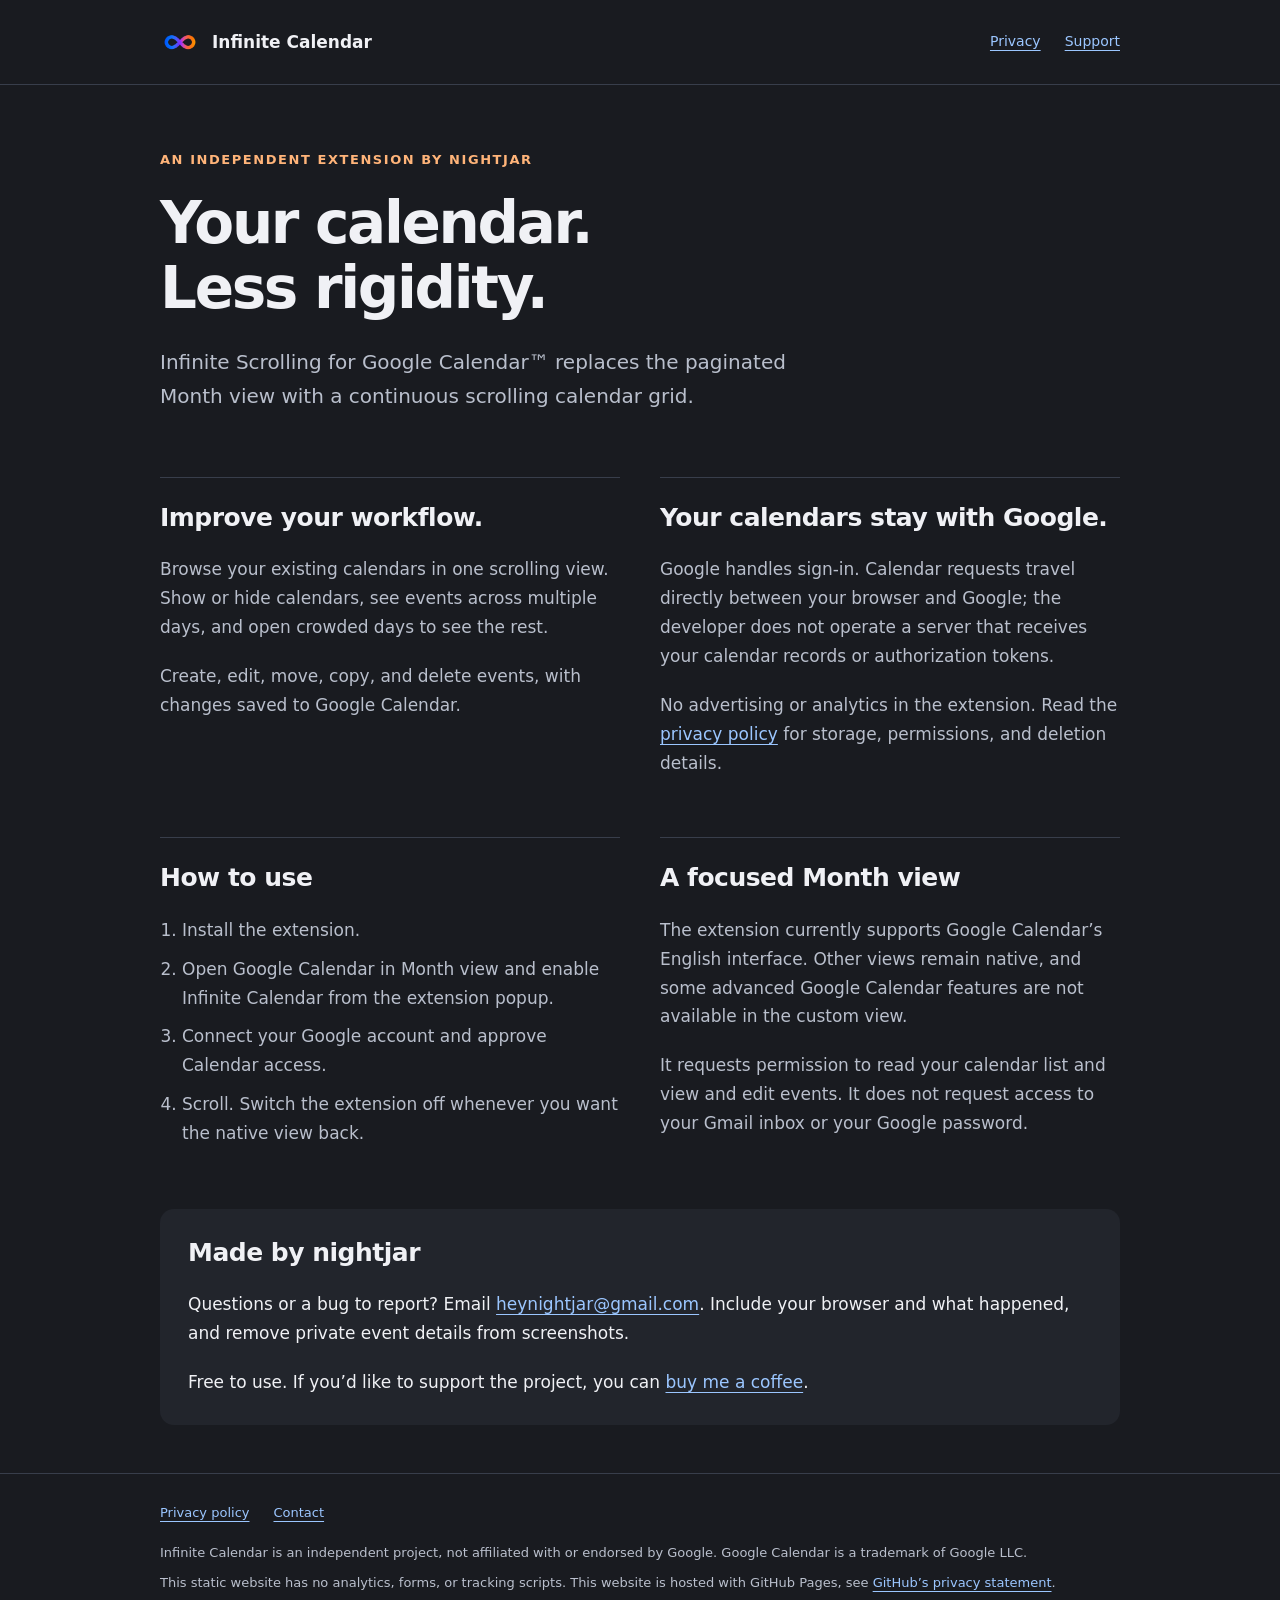
<file: index.html>
<!doctype html>
<html lang="en">
<head>
<meta charset="utf-8"><meta name="viewport" content="width=device-width, initial-scale=1">
<title>Infinite Calendar Extension</title>
<meta name="description" content="A continuous scrolling Month view for Google Calendar. An independent browser extension by nightjar.">
<link rel="icon" href="assets/icon.png"><link rel="stylesheet" href="styles.css">
</head>
<body>
<a class="skip" href="#main">Skip to content</a>
<header><div class="wrap"><a class="brand" href="index.html"><img src="assets/icon.png" alt="" width="40" height="40">Infinite Calendar</a><nav aria-label="Main navigation"><a href="privacy.html">Privacy</a><a href="#support">Support</a></nav></div></header>
<main id="main" class="wrap">
<p class="eyebrow">An independent extension by nightjar</p>
<h1>Your calendar.<br>Less rigidity.</h1>
<p class="intro">Infinite Scrolling for Google Calendar™ replaces the paginated Month view with a continuous scrolling calendar grid.</p>
<div class="sections">
<section><h2>Improve your workflow.</h2><p>Browse your existing calendars in one scrolling view. Show or hide calendars, see events across multiple days, and open crowded days to see the rest.</p><p>Create, edit, move, copy, and delete events, with changes saved to Google Calendar.</p></section>
<section><h2>Your calendars stay with Google.</h2><p>Google handles sign-in. Calendar requests travel directly between your browser and Google; the developer does not operate a server that receives your calendar records or authorization tokens.</p><p>No advertising or analytics in the extension. Read the <a href="privacy.html">privacy policy</a> for storage, permissions, and deletion details.</p></section>
<section><h2>How to use</h2><ol><li>Install the extension.</li><li>Open Google Calendar in Month view and enable Infinite Calendar from the extension popup.</li><li>Connect your Google account and approve Calendar access.</li><li>Scroll. Switch the extension off whenever you want the native view back.</li></ol></section>
<section><h2>A focused Month view</h2><p>The extension currently supports Google Calendar’s English interface. Other views remain native, and some advanced Google Calendar features are not available in the custom view.</p><p>It requests permission to read your calendar list and view and edit events. It does not request access to your Gmail inbox or your Google password.</p></section>
</div>
<section class="support" id="support"><h2>Made by nightjar</h2><p>Questions or a bug to report? Email <a href="mailto:heynightjar@gmail.com">heynightjar@gmail.com</a>. Include your browser and what happened, and remove private event details from screenshots.</p><p>Free to use. If you’d like to support the project, you can <a href="https://buymeacoffee.com/nightjar" rel="noreferrer">buy me a coffee</a>.</p></section>
</main>
<footer><div class="wrap"><div class="footer-links"><a href="privacy.html">Privacy policy</a><a href="mailto:heynightjar@gmail.com">Contact</a></div><p>Infinite Calendar is an independent project, not affiliated with or endorsed by Google. Google Calendar is a trademark of Google LLC.</p><p>This static website has no analytics, forms, or tracking scripts. This website is hosted with GitHub Pages, see <a href="https://docs.github.com/en/site-policy/privacy-policies/github-general-privacy-statement">GitHub’s privacy statement</a>.</p></div></footer>
</body></html>
</file>
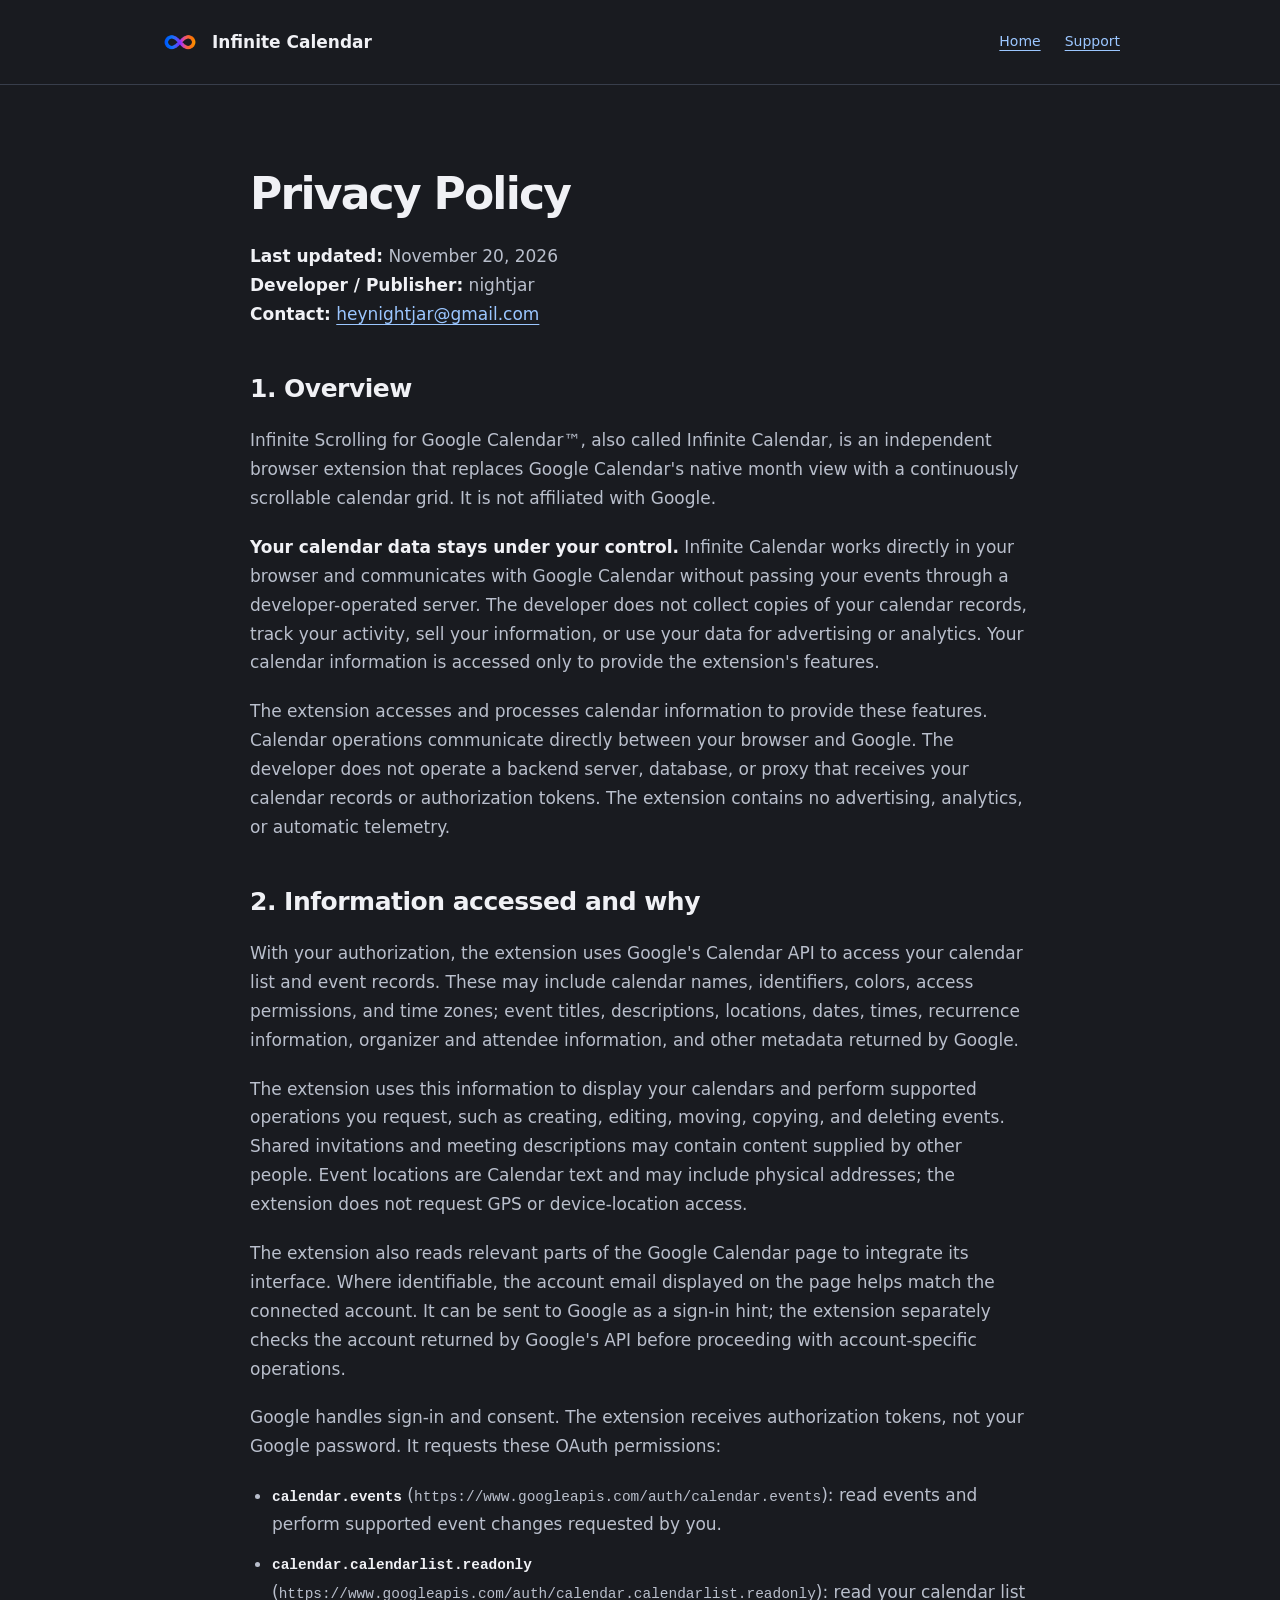
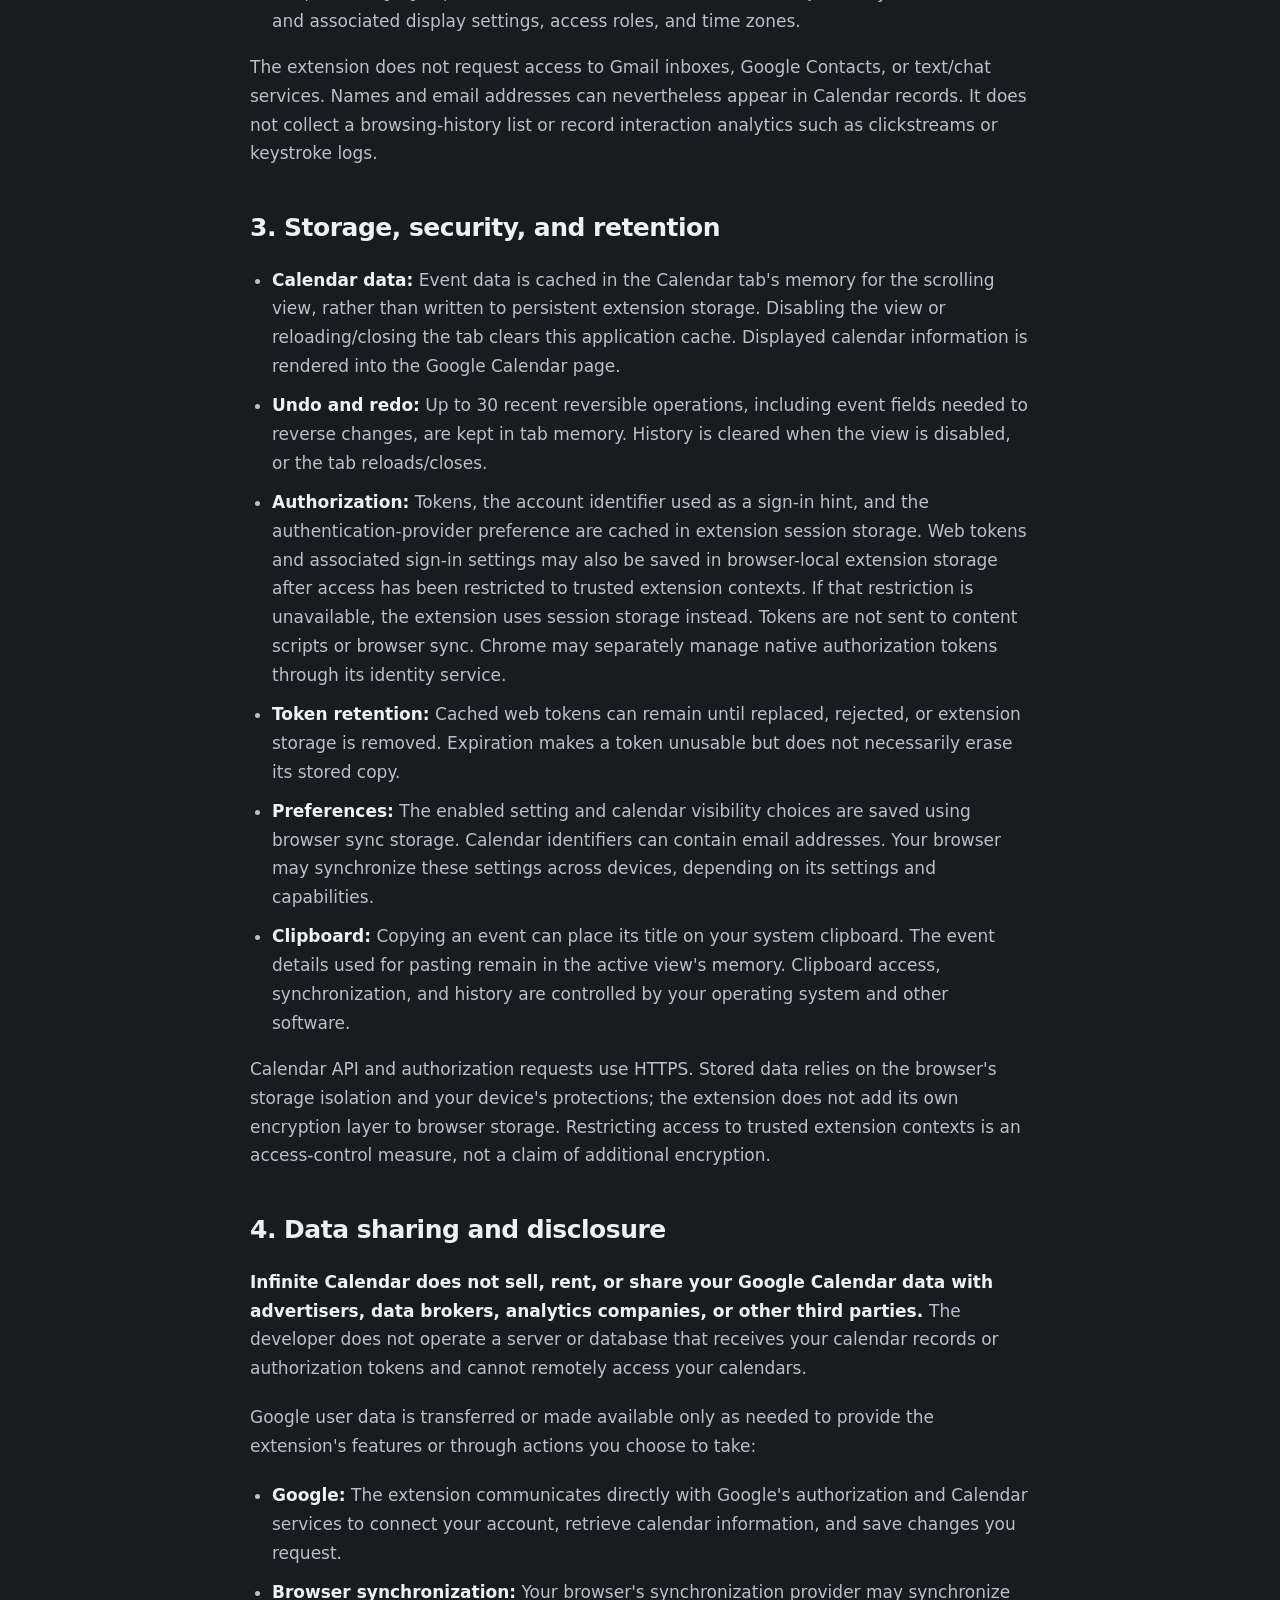
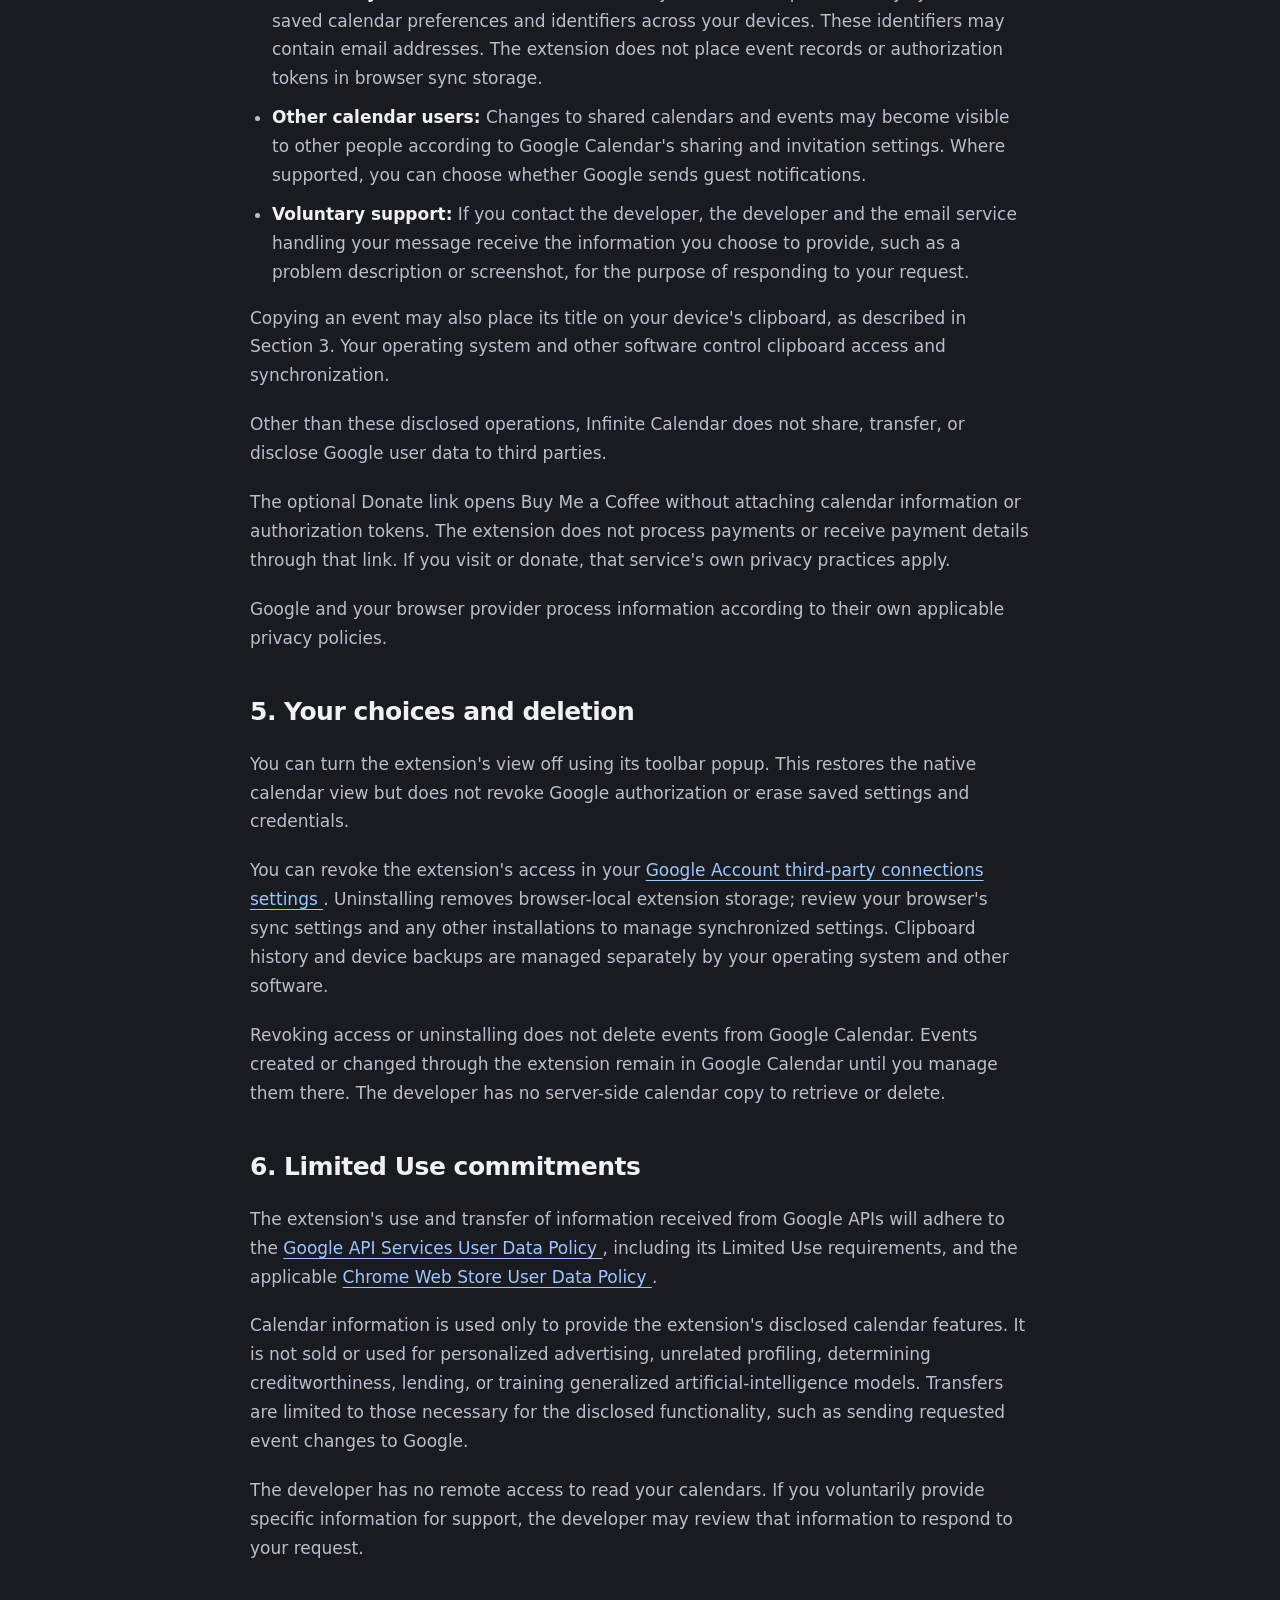
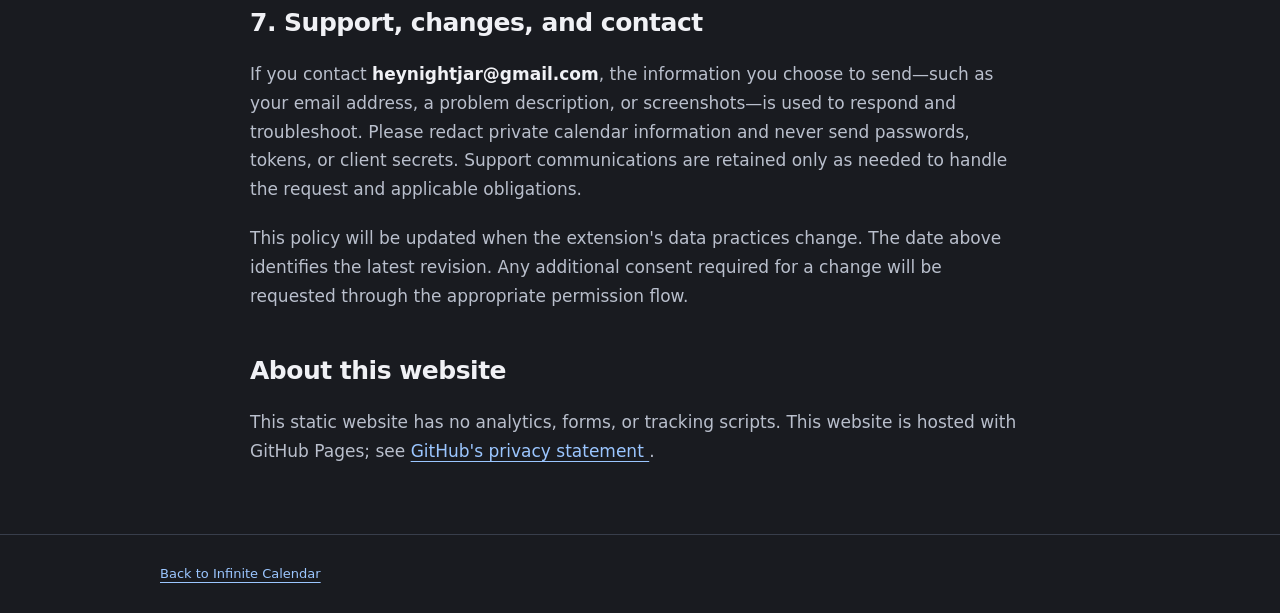
<file: privacy.html>
<!doctype html>
<html lang="en">
<head>
  <meta charset="utf-8">
  <meta name="viewport" content="width=device-width, initial-scale=1">
  <title>Privacy Policy — Infinite Calendar</title>
  <meta name="description" content="How Infinite Calendar accesses, uses, stores, and shares Google Calendar information.">
  <link rel="icon" href="assets/icon.png">
  <link rel="stylesheet" href="styles.css">
</head>
<body>
  <a class="skip" href="#main">Skip to content</a>

  <header>
    <div class="wrap">
      <a class="brand" href="index.html">
        <img src="assets/icon.png" alt="" width="40" height="40">
        Infinite Calendar
      </a>
      <nav aria-label="Main navigation">
        <a href="index.html">Home</a>
        <a href="mailto:heynightjar@gmail.com">Support</a>
      </nav>
    </div>
  </header>

  <main id="main" class="wrap policy">
    <h1>Privacy Policy</h1>

    <p>
      <strong>Last updated:</strong> November 20, 2026<br>
      <strong>Developer / Publisher:</strong> nightjar<br>
      <strong>Contact:</strong>
      <a href="mailto:heynightjar@gmail.com">heynightjar@gmail.com</a>
    </p>

    <h2>1. Overview</h2>

    <p>
      Infinite Scrolling for Google Calendar™, also called Infinite Calendar,
      is an independent browser extension that replaces Google Calendar's
      native month view with a continuously scrollable calendar grid.
      It is not affiliated with Google.
    </p>

    <p>
      <strong>Your calendar data stays under your control.</strong>
      Infinite Calendar works directly in your browser and communicates
      with Google Calendar without passing your events through a
      developer-operated server. The developer does not collect copies
      of your calendar records, track your activity, sell your information,
      or use your data for advertising or analytics. Your calendar
      information is accessed only to provide the extension's features.
    </p>

    <p>
      The extension accesses and processes calendar information to provide
      these features. Calendar operations communicate directly between
      your browser and Google. The developer does not operate a backend
      server, database, or proxy that receives your calendar records or
      authorization tokens. The extension contains no advertising,
      analytics, or automatic telemetry.
    </p>

    <h2>2. Information accessed and why</h2>

    <p>
      With your authorization, the extension uses Google's Calendar API
      to access your calendar list and event records. These may include
      calendar names, identifiers, colors, access permissions, and time
      zones; event titles, descriptions, locations, dates, times,
      recurrence information, organizer and attendee information, and
      other metadata returned by Google.
    </p>

    <p>
      The extension uses this information to display your calendars and
      perform supported operations you request, such as creating,
      editing, moving, copying, and deleting events. Shared invitations
      and meeting descriptions may contain content supplied by other
      people. Event locations are Calendar text and may include physical
      addresses; the extension does not request GPS or device-location
      access.
    </p>

    <p>
      The extension also reads relevant parts of the Google Calendar page
      to integrate its interface. Where identifiable, the account email
      displayed on the page helps match the connected account. It can
      be sent to Google as a sign-in hint; the extension separately checks
      the account returned by Google's API before proceeding with
      account-specific operations.
    </p>

    <p>
      Google handles sign-in and consent. The extension receives
      authorization tokens, not your Google password. It requests
      these OAuth permissions:
    </p>

    <ul>
      <li>
        <strong><code>calendar.events</code></strong>
        (<code>https://www.googleapis.com/auth/calendar.events</code>):
        read events and perform supported event changes requested by you.
      </li>
      <li>
        <strong><code>calendar.calendarlist.readonly</code></strong>
        (<code>https://www.googleapis.com/auth/calendar.calendarlist.readonly</code>):
        read your calendar list and associated display settings, access
        roles, and time zones.
      </li>
    </ul>

    <p>
      The extension does not request access to Gmail inboxes, Google
      Contacts, or text/chat services. Names and email addresses can
      nevertheless appear in Calendar records. It does not collect a
      browsing-history list or record interaction analytics such as
      clickstreams or keystroke logs.
    </p>

    <h2>3. Storage, security, and retention</h2>

    <ul>
      <li>
        <strong>Calendar data:</strong>
        Event data is cached in the Calendar tab's memory for the
        scrolling view, rather than written to persistent extension
        storage. Disabling the view or reloading/closing the tab clears
        this application cache. Displayed calendar information is
        rendered into the Google Calendar page.
      </li>

      <li>
        <strong>Undo and redo:</strong>
        Up to 30 recent reversible operations, including event fields
        needed to reverse changes, are kept in tab memory. History is
        cleared when the view is disabled, or the tab reloads/closes.
      </li>

      <li>
        <strong>Authorization:</strong>
        Tokens, the account identifier used as a sign-in hint, and
        the authentication-provider preference are cached in extension
        session storage. Web tokens and associated sign-in settings
        may also be saved in browser-local extension storage after
        access has been restricted to trusted extension contexts.
        If that restriction is unavailable, the extension uses
        session storage instead. Tokens are not sent to content
        scripts or browser sync. Chrome may separately manage native
        authorization tokens through its identity service.
      </li>

      <li>
        <strong>Token retention:</strong>
        Cached web tokens can remain until replaced, rejected, or
        extension storage is removed. Expiration makes a token unusable
        but does not necessarily erase its stored copy.
      </li>

      <li>
        <strong>Preferences:</strong>
        The enabled setting and calendar visibility choices are saved
        using browser sync storage. Calendar identifiers can contain
        email addresses. Your browser may synchronize these settings
        across devices, depending on its settings and capabilities.
      </li>

      <li>
        <strong>Clipboard:</strong>
        Copying an event can place its title on your system clipboard.
        The event details used for pasting remain in the active view's
        memory. Clipboard access, synchronization, and history are
        controlled by your operating system and other software.
      </li>
    </ul>

    <p>
      Calendar API and authorization requests use HTTPS. Stored data
      relies on the browser's storage isolation and your device's
      protections; the extension does not add its own encryption layer
      to browser storage. Restricting access to trusted extension
      contexts is an access-control measure, not a claim of additional
      encryption.
    </p>

    <h2>4. Data sharing and disclosure</h2>

    <p>
      <strong>
        Infinite Calendar does not sell, rent, or share your Google
        Calendar data with advertisers, data brokers, analytics
        companies, or other third parties.
      </strong>
      The developer does not operate a server or database that receives
      your calendar records or authorization tokens and cannot
      remotely access your calendars.
    </p>

    <p>
      Google user data is transferred or made available only as needed
      to provide the extension's features or through actions you
      choose to take:
    </p>

    <ul>
      <li>
        <strong>Google:</strong>
        The extension communicates directly with Google's authorization
        and Calendar services to connect your account, retrieve calendar
        information, and save changes you request.
      </li>

      <li>
        <strong>Browser synchronization:</strong>
        Your browser's synchronization provider may synchronize saved
        calendar preferences and identifiers across your devices.
        These identifiers may contain email addresses. The extension
        does not place event records or authorization tokens in browser
        sync storage.
      </li>

      <li>
        <strong>Other calendar users:</strong>
        Changes to shared calendars and events may become visible to
        other people according to Google Calendar's sharing and
        invitation settings. Where supported, you can choose whether
        Google sends guest notifications.
      </li>

      <li>
        <strong>Voluntary support:</strong>
        If you contact the developer, the developer and the email
        service handling your message receive the information you
        choose to provide, such as a problem description or screenshot,
        for the purpose of responding to your request.
      </li>
    </ul>

    <p>
      Copying an event may also place its title on your device's
      clipboard, as described in Section 3. Your operating system
      and other software control clipboard access and synchronization.
    </p>

    <p>
      Other than these disclosed operations, Infinite Calendar does
      not share, transfer, or disclose Google user data to third
      parties.
    </p>

    <p>
      The optional Donate link opens Buy Me a Coffee without attaching
      calendar information or authorization tokens. The extension
      does not process payments or receive payment details through
      that link. If you visit or donate, that service's own privacy
      practices apply.
    </p>

    <p>
      Google and your browser provider process information according
      to their own applicable privacy policies.
    </p>

    <h2>5. Your choices and deletion</h2>

    <p>
      You can turn the extension's view off using its toolbar popup.
      This restores the native calendar view but does not revoke
      Google authorization or erase saved settings and credentials.
    </p>

    <p>
      You can revoke the extension's access in your
      <a href="https://myaccount.google.com/connections">
        Google Account third-party connections settings
      </a>.
      Uninstalling removes browser-local extension storage; review
      your browser's sync settings and any other installations to
      manage synchronized settings. Clipboard history and device
      backups are managed separately by your operating system and
      other software.
    </p>

    <p>
      Revoking access or uninstalling does not delete events from
      Google Calendar. Events created or changed through the extension
      remain in Google Calendar until you manage them there.
      The developer has no server-side calendar copy to retrieve
      or delete.
    </p>

    <h2>6. Limited Use commitments</h2>

    <p>
      The extension's use and transfer of information received from
      Google APIs will adhere to the
      <a href="https://developers.google.com/terms/api-services-user-data-policy">
        Google API Services User Data Policy
      </a>,
      including its Limited Use requirements, and the applicable
      <a href="https://developer.chrome.com/docs/webstore/program-policies/user-data-faq">
        Chrome Web Store User Data Policy
      </a>.
    </p>

    <p>
      Calendar information is used only to provide the extension's
      disclosed calendar features. It is not sold or used for
      personalized advertising, unrelated profiling, determining
      creditworthiness, lending, or training generalized
      artificial-intelligence models. Transfers are limited to those
      necessary for the disclosed functionality, such as sending
      requested event changes to Google.
    </p>

    <p>
      The developer has no remote access to read your calendars.
      If you voluntarily provide specific information for support,
      the developer may review that information to respond to
      your request.
    </p>

    <h2>7. Support, changes, and contact</h2>

    <p>
      If you contact <strong>heynightjar@gmail.com</strong>, the
      information you choose to send—such as your email address,
      a problem description, or screenshots—is used to respond
      and troubleshoot. Please redact private calendar information
      and never send passwords, tokens, or client secrets.
      Support communications are retained only as needed to
      handle the request and applicable obligations.
    </p>

    <p>
      This policy will be updated when the extension's data
      practices change. The date above identifies the latest
      revision. Any additional consent required for a change
      will be requested through the appropriate permission flow.
    </p>

    <section>
      <h2>About this website</h2>
      <p>
        This static website has no analytics, forms, or tracking
        scripts. This website is hosted with GitHub Pages; see
        <a href="https://docs.github.com/en/site-policy/privacy-policies/github-general-privacy-statement">
          GitHub's privacy statement
        </a>.
      </p>
    </section>
  </main>

  <footer>
    <div class="wrap">
      <a href="index.html">Back to Infinite Calendar</a>
    </div>
  </footer>
</body>
</html>
</file>
<file: styles.css>
:root{color-scheme:dark;--bg:#191b20;--panel:#22252c;--text:#f0f1f5;--muted:#b9bfcc;--line:#383e4b;--blue:#9bc6ff;--orange:#ffb479}*{box-sizing:border-box}body{margin:0;background:var(--bg);color:var(--text);font:17px/1.7 system-ui,-apple-system,BlinkMacSystemFont,"Segoe UI",sans-serif}a{color:var(--blue);text-underline-offset:4px}a:hover{color:var(--orange)}a:focus-visible{outline:2px solid var(--orange);outline-offset:5px;border-radius:3px}.wrap{width:min(960px,calc(100% - 40px));margin:auto}header{border-bottom:1px solid var(--line)}header .wrap{display:flex;align-items:center;justify-content:space-between;gap:24px;padding-block:22px}.brand{display:flex;align-items:center;gap:12px;color:var(--text);text-decoration:none;font-weight:700}.brand img{width:40px;height:40px}nav{display:flex;gap:24px;flex-wrap:wrap}nav a{font-size:14px}main{padding-block:64px 48px}.eyebrow{color:var(--orange);font-size:13px;letter-spacing:.12em;text-transform:uppercase;font-weight:650}h1{font-size:clamp(32px,6vw,58px);line-height:1.12;letter-spacing:-.04em;max-width:750px;margin:20px 0 24px}h2{font-size:25px;line-height:1.3;letter-spacing:-.02em;margin-top:0}.intro{font-size:20px;max-width:680px;color:var(--muted)}.status{display:inline-block;border:1px solid var(--line);border-radius:999px;padding:6px 16px;font-size:14px;color:var(--muted);margin-top:12px}.sections{margin-top:64px;display:grid;grid-template-columns:1fr 1fr;gap:40px}.sections section{border-top:1px solid var(--line);padding-top:24px}p,li{overflow-wrap:anywhere}p{margin:0 0 20px}li{margin-bottom:10px}ul,ol{padding-left:22px}.sections p,.sections li{color:var(--muted)}.support{margin-top:44px;padding:28px;background:var(--panel);border-radius:14px}.support p:last-child{margin-bottom:0}footer{border-top:1px solid var(--line);padding-block:28px;color:var(--muted);font-size:13px}footer p{margin-bottom:8px}.footer-links{display:flex;flex-wrap:wrap;gap:24px;margin-bottom:18px}.policy{max-width:780px}.policy h1{font-size:clamp(30px,5vw,44px);overflow-wrap:anywhere}.policy h2{margin-top:44px}.policy p,.policy li{color:var(--muted)}.policy strong{color:var(--text)}code{font-size:.85em;overflow-wrap:anywhere}.skip{position:absolute;left:20px;top:-80px;background:var(--bg);padding:10px}.skip:focus{top:10px}@media(max-width:600px){header .wrap{align-items:flex-start;gap:16px;flex-direction:column}main{padding-top:36px}.sections{grid-template-columns:1fr;gap:28px;margin-top:40px}.support{padding:22px}}
</file>
